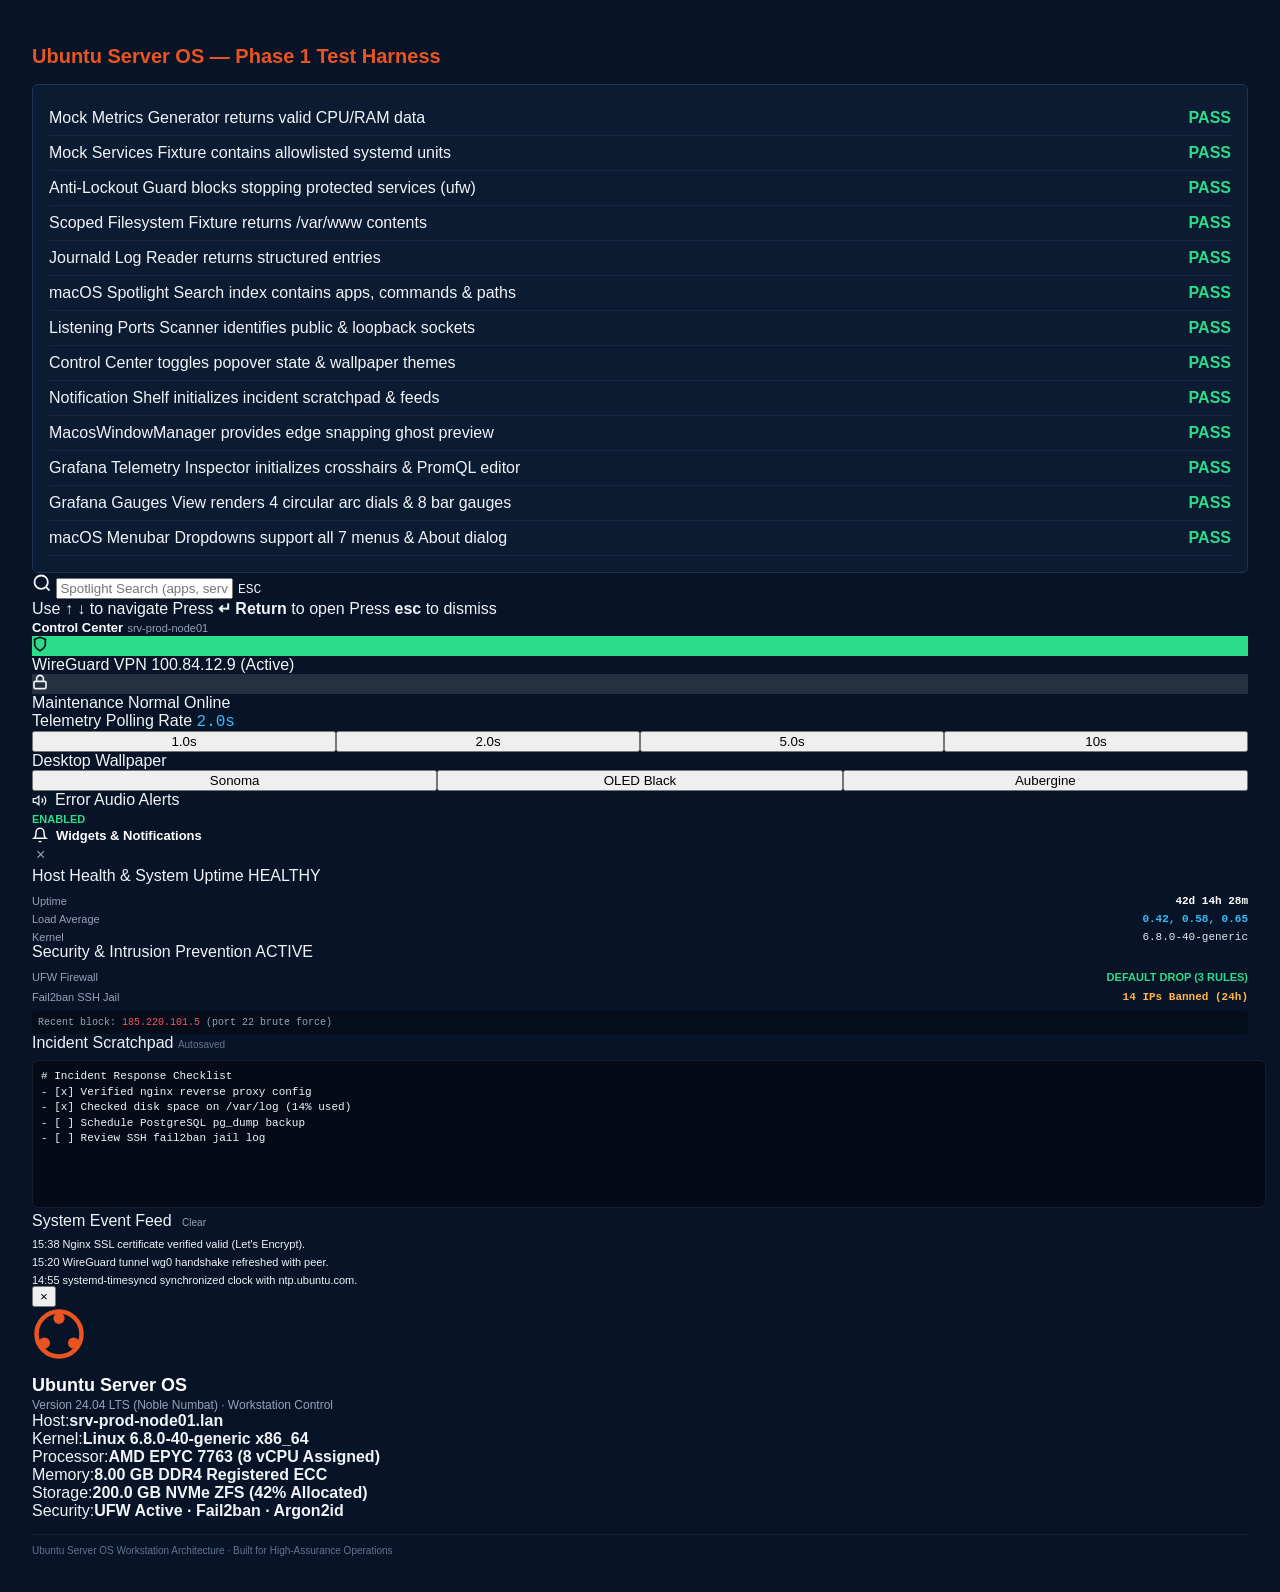
<file: tests/frontend/smoke_test.html>
<!DOCTYPE html>
<html lang="en">
<head>
  <meta charset="UTF-8">
  <title>Ubuntu Server OS — Frontend Smoke Test Suite</title>
  <style>
    body { font-family: -apple-system, sans-serif; background: #071326; color: #F0F4F8; padding: 24px; }
    h1 { color: #E95420; font-size: 20px; }
    .test-box { background: #0B1B32; border: 1px solid #1C3555; padding: 16px; border-radius: 6px; margin-top: 16px; }
    .test-item { display: flex; align-items: center; justify-content: space-between; padding: 8px 0; border-bottom: 1px solid #14273E; }
    .pass { color: #2DDC88; font-weight: bold; }
    .fail { color: #FF5263; font-weight: bold; }
  </style>
</head>
<body>
  <h1>Ubuntu Server OS — Phase 1 Test Harness</h1>
  <div class="test-box" id="test-results">
    <div>Running automated tests...</div>
  </div>

  <script type="module">
    import { MockClient } from "../../client/js/api/mock/mock_client.js";
    import { SpotlightSearch } from "../../client/js/components/spotlight.js";
    import { ControlCenter } from "../../client/js/components/control_center.js";
    import { NotificationShelf } from "../../client/js/components/notification_shelf.js";
    import { PortsApp } from "../../client/js/apps/ports_app.js";
    import { DashboardApp } from "../../client/js/apps/dashboard_app.js";
    import { MacosWindowManager } from "../../client/js/macos_windows.js";
    import { MenubarDropdowns } from "../../client/js/components/menubar_dropdowns.js";

    async function runTests() {
      const resultsEl = document.getElementById("test-results");
      resultsEl.innerHTML = "";
      const tests = [];

      // Test 1: Mock client metrics sample
      const client = new MockClient();
      try {
        const m = await client.getMetrics();
        const hasCpu = m.status === "success" && m.data.cpu.total_percent > 0;
        tests.push({ name: "Mock Metrics Generator returns valid CPU/RAM data", pass: hasCpu });
      } catch (e) {
        tests.push({ name: "Mock Metrics Generator returns valid CPU/RAM data", pass: false });
      }

      // Test 2: Mock services allowlist
      try {
        const s = await client.getServices();
        const hasServices = s.status === "success" && s.data.length >= 5;
        tests.push({ name: "Mock Services Fixture contains allowlisted systemd units", pass: hasServices });
      } catch (e) {
        tests.push({ name: "Mock Services Fixture contains allowlisted systemd units", pass: false });
      }

      // Test 3: Anti-lockout protection on SSH / UFW
      try {
        const res = await client.performServiceAction("ufw.service", "stop");
        const blocked = res.status === "fail" && res.code === "ERR_CRITICAL_SERVICE_PROTECTED";
        tests.push({ name: "Anti-Lockout Guard blocks stopping protected services (ufw)", pass: blocked });
      } catch (e) {
        tests.push({ name: "Anti-Lockout Guard blocks stopping protected services (ufw)", pass: false });
      }

      // Test 4: Filesystem restricted directory browsing
      try {
        const f = await client.getFiles("/var/www");
        const hasFiles = f.status === "success" && f.data.entries.length > 0;
        tests.push({ name: "Scoped Filesystem Fixture returns /var/www contents", pass: hasFiles });
      } catch (e) {
        tests.push({ name: "Scoped Filesystem Fixture returns /var/www contents", pass: false });
      }

      // Test 5: Journal logs
      try {
        const l = await client.getLogs();
        const hasLogs = l.status === "success" && l.data.entries.length > 0;
        tests.push({ name: "Journald Log Reader returns structured entries", pass: hasLogs });
      } catch (e) {
        tests.push({ name: "Journald Log Reader returns structured entries", pass: false });
      }

      // Test 6: Spotlight Search
      try {
        const spotlight = new SpotlightSearch();
        const hasItems = spotlight.items.length >= 10;
        const hasSearchInput = Boolean(spotlight.input);
        tests.push({ name: "macOS Spotlight Search index contains apps, commands & paths", pass: hasItems && hasSearchInput });
      } catch (e) {
        tests.push({ name: "macOS Spotlight Search index contains apps, commands & paths", pass: false });
      }

      // Test 7: Ports App Socket Inspector
      try {
        const container = document.createElement("div");
        const portsApp = new PortsApp(container, null);
        const hasSockets = portsApp.sockets.length >= 7;
        const hasExposure = portsApp.sockets.some(s => s.exposure === "public") && portsApp.sockets.some(s => s.exposure === "loopback");
        tests.push({ name: "Listening Ports Scanner identifies public & loopback sockets", pass: hasSockets && hasExposure });
      } catch (e) {
        tests.push({ name: "Listening Ports Scanner identifies public & loopback sockets", pass: false });
      }

      // Test 8: Control Center
      try {
        const cc = new ControlCenter();
        const initialOpen = cc.isOpen;
        cc.toggle();
        const toggledOpen = cc.isOpen;
        cc.toggle();
        tests.push({ name: "Control Center toggles popover state & wallpaper themes", pass: !initialOpen && toggledOpen && !cc.isOpen });
      } catch (e) {
        tests.push({ name: "Control Center toggles popover state & wallpaper themes", pass: false });
      }

      // Test 9: Notification Shelf
      try {
        const shelf = new NotificationShelf();
        const hasScratchpad = Boolean(shelf.scratchpad);
        tests.push({ name: "Notification Shelf initializes incident scratchpad & feeds", pass: hasScratchpad });
      } catch (e) {
        tests.push({ name: "Notification Shelf initializes incident scratchpad & feeds", pass: false });
      }

      // Test 10: Window Manager Edge Snapping
      try {
        const canvas = document.createElement("div");
        const wm = new MacosWindowManager(canvas, null);
        const hasGhost = Boolean(wm.ghostEl && wm.ghostEl.classList.contains("window-snap-ghost"));
        tests.push({ name: "MacosWindowManager provides edge snapping ghost preview", pass: hasGhost });
      } catch (e) {
        tests.push({ name: "MacosWindowManager provides edge snapping ghost preview", pass: false });
      }

      // Test 11: Grafana Telemetry Crosshair & PromQL Query Inspector
      try {
        const dContainer = document.createElement("div");
        const dashApp = new DashboardApp(dContainer, client);
        const hasCrosshair = Boolean(dContainer.querySelector("#grafana-crosshair"));
        const hasTooltip = Boolean(dContainer.querySelector("#grafana-tooltip"));
        const hasPromQL = Boolean(dContainer.querySelector("#promql-query-select"));
        dashApp.destroy();
        tests.push({ name: "Grafana Telemetry Inspector initializes crosshairs & PromQL editor", pass: hasCrosshair && hasTooltip && hasPromQL });
      } catch (e) {
        tests.push({ name: "Grafana Telemetry Inspector initializes crosshairs & PromQL editor", pass: false });
      }

      // Test 12: Grafana Circular Arc Gauges & Per-Core Bar Gauges
      try {
        const gContainer = document.createElement("div");
        const gApp = new DashboardApp(gContainer, client);
        const m = await client.getMetrics();
        gApp.renderGrafanaGauges(m.data);
        const dials = gContainer.querySelectorAll("#grafana-arc-dials .grafana-gauge-card");
        const bars = gContainer.querySelectorAll("#grafana-cores-bargauges .grafana-bargauge-row");
        gApp.destroy();
        tests.push({ name: "Grafana Gauges View renders 4 circular arc dials & 8 bar gauges", pass: dials.length === 4 && bars.length === 8 });
      } catch (e) {
        tests.push({ name: "Grafana Gauges View renders 4 circular arc dials & 8 bar gauges", pass: false });
      }

      // Test 13: macOS Menubar Dropdowns & About Dialog
      try {
        const dummyWm = new MacosWindowManager(document.createElement("div"), null);
        const md = new MenubarDropdowns(dummyWm);
        const hasAllMenus = Boolean(md.menus.brand && md.menus.activity && md.menus.diagnostics && md.menus.services && md.menus.terminal && md.menus.window && md.menus.help);
        const hasItems = md.menus.services.items.length >= 5 && md.menus.terminal.items.length >= 5;
        md.showAboutModal();
        const hasAbout = Boolean(document.getElementById("about-ubuntu-modal"));
        tests.push({ name: "macOS Menubar Dropdowns support all 7 menus & About dialog", pass: hasAllMenus && hasItems && hasAbout });
      } catch (e) {
        tests.push({ name: "macOS Menubar Dropdowns support all 7 menus & About dialog", pass: false });
      }

      // Render results
      resultsEl.innerHTML = tests.map(t => `
        <div class="test-item">
          <span>${t.name}</span>
          <span class="${t.pass ? 'pass' : 'fail'}">${t.pass ? 'PASS' : 'FAIL'}</span>
        </div>
      `).join("");
    }

    runTests();
  </script>
</body>
</html>
</file>
